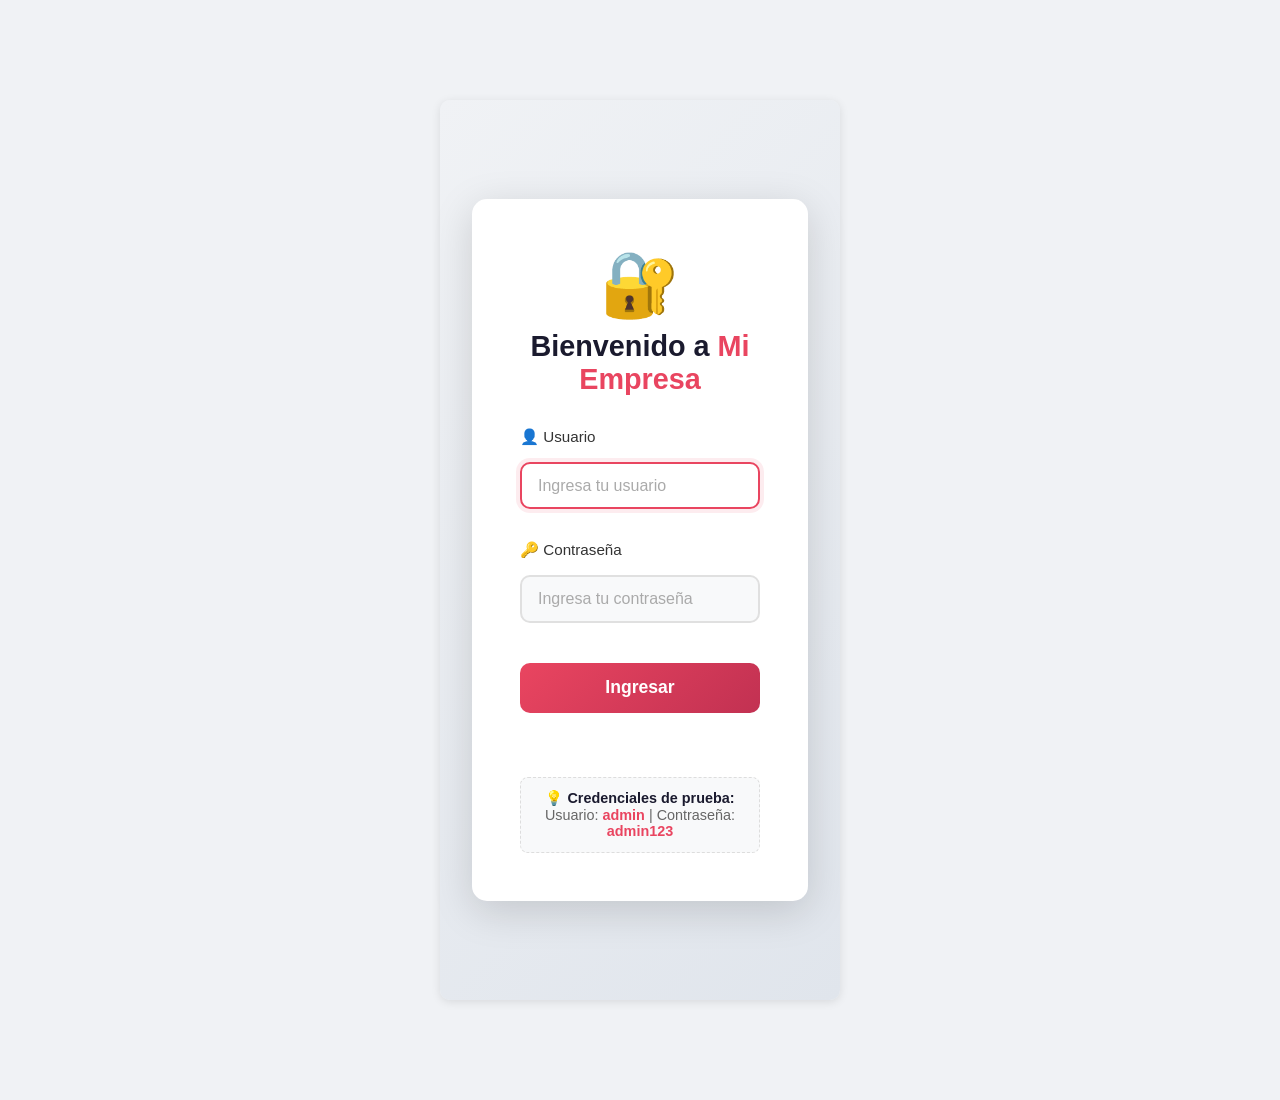
<file: index.html>
<!doctype html>
<html lang="es">
  <head>
    <meta charset="UTF-8" />
    <meta name="viewport" content="width=device-width, initial-scale=1.0" />
    <title>Login - Mi Empresa</title>
    <link rel="stylesheet" href="css/styles.css" />
    <style>
      /* Estilos adicionales para el login */
      .login-container {
        flex: 1;
        display: flex;
        justify-content: center;
        align-items: center;
        padding: 2rem;
        min-height: 100vh;
        background: linear-gradient(135deg, #f0f2f5 0%, #e0e5ec 100%);
      }

      .login-box {
        background: white;
        padding: 3rem;
        border-radius: 15px;
        box-shadow: 0 10px 40px rgba(0, 0, 0, 0.15);
        width: 100%;
        max-width: 400px;
        transition: transform 0.3s;
      }

      .login-box:hover {
        transform: translateY(-5px);
      }

      .login-box .logo-icon {
        text-align: center;
        font-size: 4rem;
        margin-bottom: 0.5rem;
      }

      .login-box h2 {
        text-align: center;
        color: #1a1a2e;
        margin-bottom: 2rem;
        font-size: 1.8rem;
      }

      .login-box h2 span {
        color: #e94560;
      }

      .input-group {
        margin-bottom: 1.5rem;
      }

      .input-group label {
        display: block;
        margin-bottom: 0.5rem;
        color: #333;
        font-weight: 500;
        font-size: 0.95rem;
      }

      .input-group input {
        width: 100%;
        padding: 0.8rem 1rem;
        border: 2px solid #e0e0e0;
        border-radius: 10px;
        font-size: 1rem;
        transition: all 0.3s;
        background: #f8f9fa;
      }

      .input-group input:focus {
        border-color: #e94560;
        outline: none;
        background: white;
        box-shadow: 0 0 0 4px rgba(233, 69, 96, 0.1);
      }

      .input-group input::placeholder {
        color: #aaa;
      }

      .login-box button {
        width: 100%;
        padding: 0.9rem;
        background: linear-gradient(135deg, #e94560, #c23152);
        color: white;
        border: none;
        border-radius: 10px;
        font-size: 1.1rem;
        font-weight: 600;
        cursor: pointer;
        transition: all 0.3s;
        margin-top: 0.5rem;
      }

      .login-box button:hover {
        transform: scale(1.02);
        box-shadow: 0 5px 20px rgba(233, 69, 96, 0.4);
      }

      .login-box button:active {
        transform: scale(0.98);
      }

      .error-message {
        margin-top: 1rem;
        text-align: center;
        font-weight: 500;
        min-height: 1.5rem;
      }

      .login-info {
        margin-top: 1.5rem;
        padding: 0.8rem;
        text-align: center;
        background: #f8f9fa;
        border-radius: 8px;
        color: #666;
        font-size: 0.9rem;
        border: 1px dashed #ddd;
      }

      .login-info strong {
        color: #1a1a2e;
      }

      .login-info .highlight {
        color: #e94560;
        font-weight: 700;
      }

      /* Responsive */
      @media (max-width: 480px) {
        .login-box {
          padding: 2rem 1.5rem;
        }

        .login-box h2 {
          font-size: 1.5rem;
        }

        .login-box .logo-icon {
          font-size: 3rem;
        }
      }
    </style>
  </head>
  <body>
    <div class="login-container">
      <div class="login-box">
        <div class="logo-icon">🔐</div>
        <h2>Bienvenido a <span>Mi Empresa</span></h2>

        <form id="loginForm">
          <div class="input-group">
            <label for="username">👤 Usuario</label>
            <input
              type="text"
              id="username"
              placeholder="Ingresa tu usuario"
              required
              autofocus
            />
          </div>

          <div class="input-group">
            <label for="password">🔑 Contraseña</label>
            <input
              type="password"
              id="password"
              placeholder="Ingresa tu contraseña"
              required
            />
          </div>

          <button type="submit">Ingresar</button>
          <p id="mensaje-error" class="error-message"></p>
        </form>

        <div class="login-info">
          💡 <strong>Credenciales de prueba:</strong><br />
          Usuario: <span class="highlight">admin</span> | Contraseña:
          <span class="highlight">admin123</span>
        </div>
      </div>
    </div>

    <script>
      document.addEventListener("DOMContentLoaded", function () {
        // Si ya hay sesión, redirigir al menú
        if (sessionStorage.getItem("userLogged") === "true") {
          window.location.href = "menu.html";
          return;
        }

        const form = document.getElementById("loginForm");
        const errorMsg = document.getElementById("mensaje-error");
        const usernameInput = document.getElementById("username");
        const passwordInput = document.getElementById("password");

        form.addEventListener("submit", function (e) {
          e.preventDefault();

          const username = usernameInput.value.trim();
          const password = passwordInput.value.trim();

          // Validar campos vacíos
          if (!username || !password) {
            errorMsg.textContent = "❌ Por favor completa todos los campos";
            errorMsg.style.color = "#e94560";
            return;
          }

          // Credenciales válidas
          if (username === "admin" && password === "admin123") {
            // Guardar sesión
            sessionStorage.setItem("userLogged", "true");
            sessionStorage.setItem("username", username);
            sessionStorage.setItem("loginTime", new Date().toLocaleString());

            // Redirigir al menú principal
            window.location.href = "menu.html";
          } else {
            errorMsg.textContent = "❌ Usuario o contraseña incorrectos";
            errorMsg.style.color = "#e94560";

            // Limpiar campos y enfocar
            passwordInput.value = "";
            passwordInput.focus();

            // Efecto de shake
            document.querySelector(".login-box").style.animation =
              "shake 0.5s ease";
            setTimeout(() => {
              document.querySelector(".login-box").style.animation = "";
            }, 500);
          }
        });

        // Permitir Enter para enviar
        document.addEventListener("keypress", function (e) {
          if (e.key === "Enter") {
            form.dispatchEvent(new Event("submit"));
          }
        });

        // Limpiar error al escribir
        usernameInput.addEventListener("input", function () {
          errorMsg.textContent = "";
        });

        passwordInput.addEventListener("input", function () {
          errorMsg.textContent = "";
        });
      });

      // Animación de shake (agregar al CSS global si se necesita)
      const style = document.createElement("style");
      style.textContent = `
            @keyframes shake {
                0%, 100% { transform: translateX(0); }
                20% { transform: translateX(-10px); }
                40% { transform: translateX(10px); }
                60% { transform: translateX(-10px); }
                80% { transform: translateX(10px); }
            }
        `;
      document.head.appendChild(style);
    </script>
  </body>
</html>
</file>
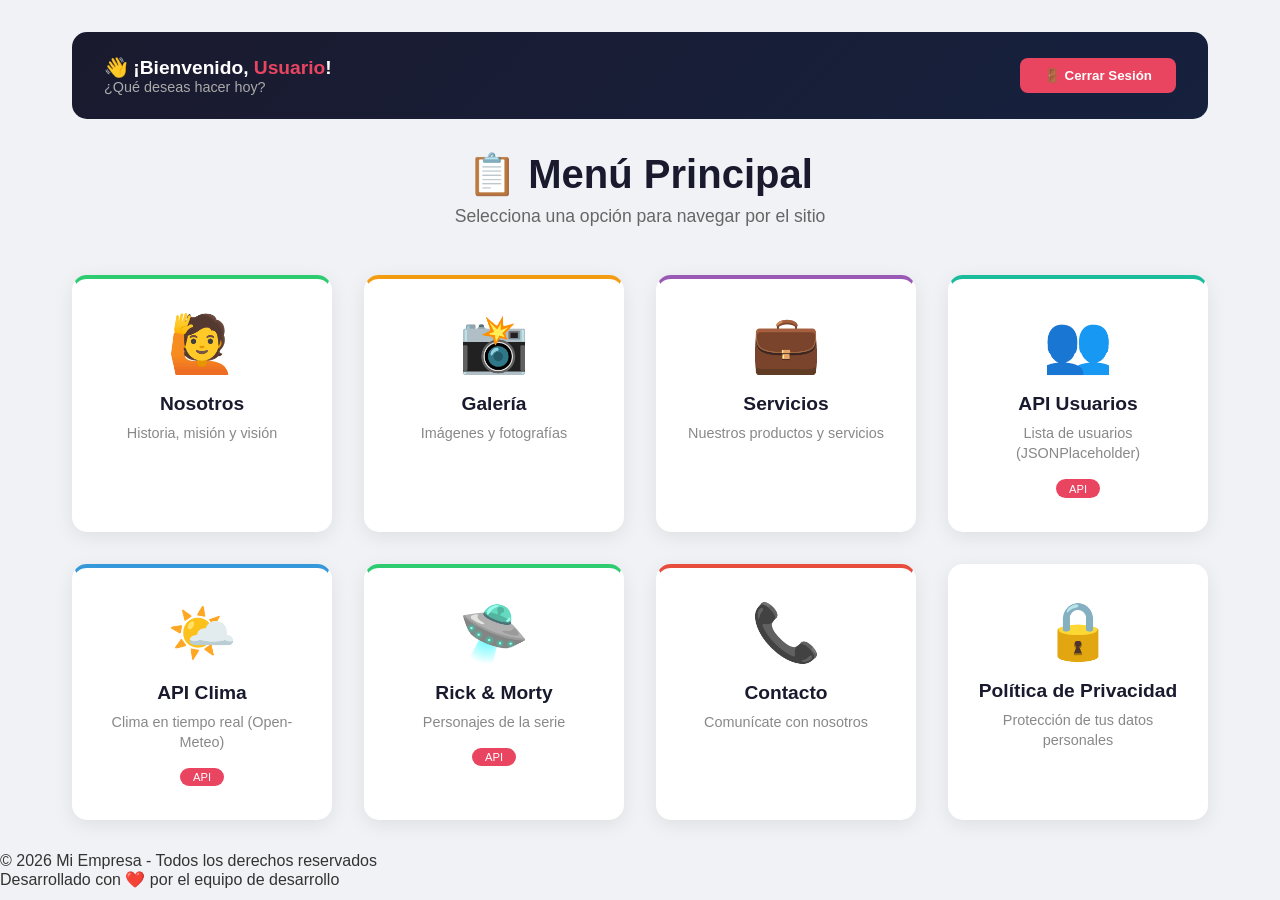
<file: menu.html>
<!doctype html>
<html lang="es">
  <head>
    <meta charset="UTF-8" />
    <meta name="viewport" content="width=device-width, initial-scale=1.0" />
    <title>Menú Principal - Mi Empresa</title>
    <link rel="stylesheet" href="css/styles.css" />
    <style>
      /* Estilos específicos para el menú principal */
      .dashboard {
        max-width: 1200px;
        margin: 0 auto;
        padding: 2rem;
      }

      .dashboard-header {
        text-align: center;
        margin-bottom: 3rem;
      }

      .dashboard-header h1 {
        font-size: 2.5rem;
        color: #1a1a2e;
        margin-bottom: 0.5rem;
      }

      .dashboard-header p {
        color: #666;
        font-size: 1.1rem;
      }

      .dashboard-grid {
        display: grid;
        grid-template-columns: repeat(auto-fit, minmax(250px, 1fr));
        gap: 2rem;
        margin-top: 2rem;
      }

      .dashboard-card {
        background: white;
        border-radius: 15px;
        padding: 2rem 1.5rem;
        text-align: center;
        text-decoration: none;
        color: #1a1a2e;
        box-shadow: 0 5px 20px rgba(0, 0, 0, 0.08);
        transition: all 0.3s ease;
        border: 2px solid transparent;
        display: flex;
        flex-direction: column;
        align-items: center;
        gap: 0.5rem;
      }

      .dashboard-card:hover {
        transform: translateY(-10px);
        box-shadow: 0 15px 40px rgba(0, 0, 0, 0.15);
        border-color: #e94560;
      }

      .dashboard-card .icon {
        font-size: 3.5rem;
        margin-bottom: 0.5rem;
      }

      .dashboard-card h3 {
        font-size: 1.2rem;
        margin: 0;
        color: #1a1a2e;
      }

      .dashboard-card p {
        color: #888;
        font-size: 0.9rem;
        margin: 0;
        line-height: 1.4;
      }

      .dashboard-card .badge {
        background: #e94560;
        color: white;
        padding: 0.2rem 0.8rem;
        border-radius: 20px;
        font-size: 0.7rem;
        margin-top: 0.5rem;
      }

      /* Colores específicos para cada tarjeta */
      .card-inicio {
        border-top: 4px solid #3498db;
      }
      .card-nosotros {
        border-top: 4px solid #2ecc71;
      }
      .card-galeria {
        border-top: 4px solid #f39c12;
      }
      .card-servicios {
        border-top: 4px solid #9b59b6;
      }
      .card-usuarios {
        border-top: 4px solid #1abc9c;
      }
      .card-clima {
        border-top: 4px solid #3498db;
      }
      .card-rickmorty {
        border-top: 4px solid #2ecc71;
      }
      .card-contacto {
        border-top: 4px solid #e74c3c;
      }
      .card-logout {
        border-top: 4px solid #e94560;
        background: #fff5f5;
      }

      .card-logout:hover {
        border-color: #e94560;
        background: #fff0f0;
      }

      .user-info {
        background: linear-gradient(135deg, #1a1a2e, #16213e);
        color: white;
        padding: 1.5rem 2rem;
        border-radius: 15px;
        display: flex;
        justify-content: space-between;
        align-items: center;
        margin-bottom: 2rem;
        flex-wrap: wrap;
        gap: 1rem;
      }

      .user-info .username {
        font-size: 1.2rem;
        font-weight: 600;
      }

      .user-info .username span {
        color: #e94560;
      }

      .user-info .logout-btn {
        background: #e94560;
        color: white;
        border: none;
        padding: 0.6rem 1.5rem;
        border-radius: 8px;
        cursor: pointer;
        font-weight: 600;
        transition: background 0.3s;
      }

      .user-info .logout-btn:hover {
        background: #c23152;
      }

      @media (max-width: 768px) {
        .dashboard-grid {
          grid-template-columns: repeat(auto-fit, minmax(200px, 1fr));
          gap: 1rem;
        }

        .dashboard-card .icon {
          font-size: 2.5rem;
        }

        .dashboard-header h1 {
          font-size: 2rem;
        }

        .user-info {
          flex-direction: column;
          text-align: center;
        }
      }

      @media (max-width: 480px) {
        .dashboard-grid {
          grid-template-columns: 1fr 1fr;
          gap: 0.8rem;
        }

        .dashboard-card {
          padding: 1.2rem 0.8rem;
        }

        .dashboard-card .icon {
          font-size: 2rem;
        }

        .dashboard-card h3 {
          font-size: 1rem;
        }

        .dashboard-card p {
          font-size: 0.7rem;
        }
        .card-privacidad {
          border-top: 4px solid #f39c12;
        }
      }
    </style>
  </head>
  <body>
    <main>
      <div class="dashboard">
        <!-- Header con información del usuario -->
        <div class="user-info">
          <div>
            <div class="username">
              👋 ¡Bienvenido, <span id="userName">Usuario</span>!
            </div>
            <div style="color: #aaa; font-size: 0.9rem">
              ¿Qué deseas hacer hoy?
            </div>
          </div>
          <button class="logout-btn" onclick="cerrarSesion()">
            🚪 Cerrar Sesión
          </button>
        </div>

        <!-- Título del dashboard -->
        <div class="dashboard-header">
          <h1>📋 Menú Principal</h1>
          <p>Selecciona una opción para navegar por el sitio</p>
        </div>

        <!-- Grid de tarjetas -->
        <div class="dashboard-grid">
          <!-- Nosotros -->
          <a href="pages/nosotros.html" class="dashboard-card card-nosotros">
            <div class="icon">🙋</div>
            <h3>Nosotros</h3>
            <p>Historia, misión y visión</p>
          </a>

          <!-- Galería -->
          <a href="pages/galeria.html" class="dashboard-card card-galeria">
            <div class="icon">📸</div>
            <h3>Galería</h3>
            <p>Imágenes y fotografías</p>
          </a>

          <!-- Servicios -->
          <a href="pages/servicios.html" class="dashboard-card card-servicios">
            <div class="icon">💼</div>
            <h3>Servicios</h3>
            <p>Nuestros productos y servicios</p>
          </a>

          <!-- API Usuarios -->
          <a
            href="pages/api-usuarios.html"
            class="dashboard-card card-usuarios"
          >
            <div class="icon">👥</div>
            <h3>API Usuarios</h3>
            <p>Lista de usuarios (JSONPlaceholder)</p>
            <span class="badge">API</span>
          </a>

          <!-- API Clima -->
          <a href="pages/api-clima.html" class="dashboard-card card-clima">
            <div class="icon">🌤️</div>
            <h3>API Clima</h3>
            <p>Clima en tiempo real (Open-Meteo)</p>
            <span class="badge">API</span>
          </a>

          <!-- API Rick and Morty -->
          <a
            href="pages/api-rickmorty.html"
            class="dashboard-card card-rickmorty"
          >
            <div class="icon">🛸</div>
            <h3>Rick & Morty</h3>
            <p>Personajes de la serie</p>
            <span class="badge">API</span>
          </a>

          <!-- Contacto -->
          <a href="pages/contacto.html" class="dashboard-card card-contacto">
            <div class="icon">📞</div>
            <h3>Contacto</h3>
            <p>Comunícate con nosotros</p>
          </a>

          <!-- Política de Privacidad -->
          <a
            href="pages/politica-privacidad.html"
            class="dashboard-card card-privacidad"
          >
            <div class="icon">🔒</div>
            <h3>Política de Privacidad</h3>
            <p>Protección de tus datos personales</p> </a
          ><!-- Política de Privacidad -->
        </div>
      </div>
    </main>

    <footer>
      <p>&copy; 2026 Mi Empresa - Todos los derechos reservados</p>
      <p>Desarrollado con ❤️ por el equipo de desarrollo</p>
    </footer>

    <script>
      // Mostrar nombre del usuario
      document.addEventListener("DOMContentLoaded", function () {
        const username = sessionStorage.getItem("username") || "Usuario";
        document.getElementById("userName").textContent = username;
      });

      // Función para cerrar sesión
      function cerrarSesion() {
        if (confirm("¿Estás seguro de que quieres cerrar sesión?")) {
          sessionStorage.removeItem("userLogged");
          sessionStorage.removeItem("username");
          window.location.href = "index.html";
        }
      }
    </script>
  </body>
</html>
</file>
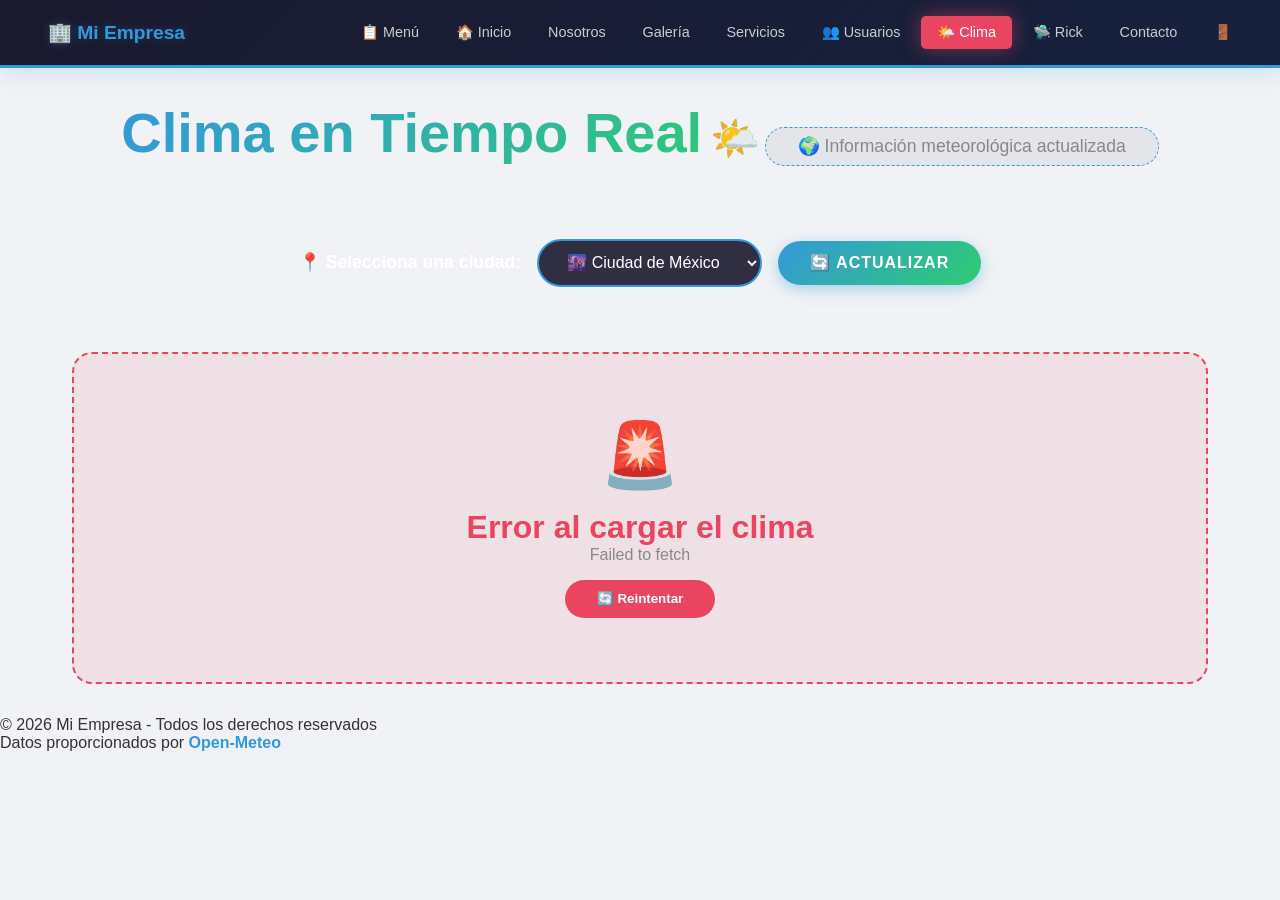
<file: pages/api-clima.html>
<!doctype html>
<html lang="es">
  <head>
    <meta charset="UTF-8" />
    <meta name="viewport" content="width=device-width, initial-scale=1.0" />
    <title>API Clima - Mi Empresa</title>
    <link rel="stylesheet" href="../css/styles.css" />
    <style>
      /* ===== MENÚ DE NAVEGACIÓN ===== */
      .top-nav {
        background: linear-gradient(135deg, #1a1a2e, #16213e);
        padding: 0.8rem 2rem;
        display: flex;
        justify-content: space-between;
        align-items: center;
        flex-wrap: wrap;
        gap: 0.5rem;
        border-bottom: 3px solid #3498db;
        box-shadow: 0 4px 20px rgba(52, 152, 219, 0.2);
      }
      .top-nav a {
        color: #ccc;
        text-decoration: none;
        padding: 0.5rem 1rem;
        border-radius: 5px;
        transition: all 0.3s;
        font-size: 0.9rem;
      }
      .top-nav a:hover {
        background: #e94560;
        color: white;
        transform: scale(1.05);
      }
      .top-nav .brand {
        color: #3498db;
        font-weight: 700;
        font-size: 1.2rem;
        text-shadow: 0 0 10px rgba(52, 152, 219, 0.3);
      }
      .top-nav .brand:hover {
        background: none;
        color: #3498db;
      }
      .top-nav .menu-simple {
        display: flex;
        gap: 0.3rem;
        flex-wrap: wrap;
      }
      .top-nav .active-page {
        background: #e94560;
        color: white;
        box-shadow: 0 0 20px rgba(233, 69, 96, 0.5);
      }
      .top-nav .logout-link {
        color: #e94560;
      }
      .top-nav .logout-link:hover {
        background: #e94560;
        color: white;
      }
      @media (max-width: 768px) {
        .top-nav {
          flex-direction: column;
          padding: 0.8rem 1rem;
        }
        .top-nav .menu-simple {
          justify-content: center;
        }
      }

      /* ===== ESTILOS PRINCIPALES ===== */
      .clima-container {
        max-width: 1200px;
        margin: 0 auto;
        padding: 2rem;
      }

      /* ===== HEADER CON EFECTO CLIMA ===== */
      .clima-header {
        text-align: center;
        margin-bottom: 3rem;
        position: relative;
      }

      .clima-header h1 {
        font-size: 3.5rem;
        font-weight: 900;
        background: linear-gradient(135deg, #3498db, #2ecc71, #f39c12, #e94560);
        background-size: 300% 300%;
        -webkit-background-clip: text;
        -webkit-text-fill-color: transparent;
        animation: gradientMove 4s ease infinite;
        position: relative;
        display: inline-block;
      }

      .clima-header h1::after {
        content: "🌤️";
        font-size: 2.5rem;
        -webkit-text-fill-color: initial;
        animation: floatWeather 3s ease-in-out infinite;
        display: inline-block;
        margin-left: 0.5rem;
      }

      @keyframes gradientMove {
        0% {
          background-position: 0% 50%;
        }
        50% {
          background-position: 100% 50%;
        }
        100% {
          background-position: 0% 50%;
        }
      }

      @keyframes floatWeather {
        0%,
        100% {
          transform: translateY(0) rotate(0deg);
        }
        50% {
          transform: translateY(-15px) rotate(10deg);
        }
      }

      .clima-header p {
        color: #888;
        font-size: 1.1rem;
        margin-top: 0.5rem;
        background: rgba(0, 0, 0, 0.05);
        padding: 0.5rem 2rem;
        border-radius: 30px;
        display: inline-block;
        border: 1px dashed #3498db;
      }

      /* ===== SELECTOR DE CIUDAD ===== */
      .selector-container {
        display: flex;
        justify-content: center;
        align-items: center;
        gap: 1rem;
        flex-wrap: wrap;
        margin-bottom: 2.5rem;
        padding: 1.5rem;
        background: rgba(255, 255, 255, 0.05);
        border-radius: 20px;
        backdrop-filter: blur(10px);
        border: 1px solid rgba(255, 255, 255, 0.1);
      }

      .selector-container label {
        color: #fff;
        font-weight: 600;
        font-size: 1.1rem;
      }

      .selector-container select {
        padding: 0.8rem 1.5rem;
        border-radius: 30px;
        border: 2px solid #3498db;
        background: rgba(26, 26, 46, 0.9);
        color: #fff;
        font-size: 1rem;
        cursor: pointer;
        transition: all 0.3s;
        min-width: 200px;
      }

      .selector-container select:hover {
        border-color: #2ecc71;
        box-shadow: 0 0 20px rgba(52, 152, 219, 0.3);
      }

      .selector-container select:focus {
        outline: none;
        border-color: #e94560;
        box-shadow: 0 0 30px rgba(233, 69, 96, 0.3);
      }

      .btn-actualizar {
        padding: 0.8rem 2rem;
        border: none;
        border-radius: 30px;
        background: linear-gradient(135deg, #3498db, #2ecc71);
        color: white;
        font-weight: 700;
        font-size: 1rem;
        cursor: pointer;
        transition: all 0.3s ease;
        text-transform: uppercase;
        letter-spacing: 1px;
        box-shadow: 0 4px 15px rgba(52, 152, 219, 0.4);
      }

      .btn-actualizar:hover {
        transform: translateY(-3px) scale(1.05);
        box-shadow: 0 10px 30px rgba(52, 152, 219, 0.5);
      }

      .btn-actualizar:active {
        transform: scale(0.95);
      }

      /* ===== GRID DE CLIMA ===== */
      .clima-grid {
        display: grid;
        grid-template-columns: repeat(auto-fit, minmax(300px, 1fr));
        gap: 2rem;
      }

      /* ===== TARJETA DE CLIMA ===== */
      .clima-card {
        background: linear-gradient(145deg, #1a1a2e, #16213e);
        border-radius: 25px;
        padding: 2rem;
        box-shadow: 0 10px 40px rgba(0, 0, 0, 0.4);
        transition: all 0.4s cubic-bezier(0.175, 0.885, 0.32, 1.275);
        border: 2px solid rgba(255, 255, 255, 0.05);
        text-align: center;
        position: relative;
        overflow: hidden;
      }

      .clima-card::before {
        content: "";
        position: absolute;
        top: -50%;
        left: -50%;
        width: 200%;
        height: 200%;
        background: radial-gradient(
          circle,
          rgba(52, 152, 219, 0.05) 0%,
          transparent 70%
        );
        opacity: 0;
        transition: opacity 0.5s;
        pointer-events: none;
      }

      .clima-card:hover::before {
        opacity: 1;
      }

      .clima-card:hover {
        transform: translateY(-10px) scale(1.02);
        box-shadow: 0 20px 60px rgba(0, 0, 0, 0.6);
        border-color: rgba(52, 152, 219, 0.3);
      }

      /* ===== ICONO DEL CLIMA ===== */
      .clima-icono {
        font-size: 4.5rem;
        display: block;
        margin-bottom: 0.5rem;
        animation: floatIcon 3s ease-in-out infinite;
      }

      @keyframes floatIcon {
        0%,
        100% {
          transform: translateY(0);
        }
        50% {
          transform: translateY(-10px);
        }
      }

      .clima-ciudad {
        font-size: 1.8rem;
        font-weight: 800;
        color: #fff;
        margin-bottom: 0.3rem;
      }

      .clima-ciudad::first-letter {
        color: #3498db;
      }

      .clima-temperatura {
        font-size: 4rem;
        font-weight: 900;
        background: linear-gradient(135deg, #3498db, #2ecc71);
        -webkit-background-clip: text;
        -webkit-text-fill-color: transparent;
        line-height: 1.2;
      }

      .clima-temperatura span {
        font-size: 1.5rem;
        -webkit-text-fill-color: #888;
      }

      /* ===== DETALLES ===== */
      .clima-detalles {
        display: grid;
        grid-template-columns: 1fr 1fr;
        gap: 0.8rem;
        margin-top: 1.5rem;
        padding-top: 1.5rem;
        border-top: 1px solid rgba(255, 255, 255, 0.05);
      }

      .clima-detalle {
        background: rgba(255, 255, 255, 0.05);
        padding: 0.8rem;
        border-radius: 12px;
        transition: all 0.3s;
      }

      .clima-detalle:hover {
        background: rgba(52, 152, 219, 0.1);
      }

      .clima-detalle .label {
        color: #888;
        font-size: 0.8rem;
        text-transform: uppercase;
        letter-spacing: 1px;
      }

      .clima-detalle .value {
        color: #fff;
        font-size: 1.2rem;
        font-weight: 700;
        margin-top: 0.2rem;
      }

      .clima-actualizacion {
        color: #666;
        font-size: 0.8rem;
        margin-top: 1rem;
        padding-top: 0.8rem;
        border-top: 1px solid rgba(255, 255, 255, 0.05);
      }

      /* ===== LOADING ===== */
      .loading-container {
        text-align: center;
        padding: 4rem;
        grid-column: 1 / -1;
      }

      .loading-spinner {
        display: inline-block;
        width: 80px;
        height: 80px;
        border: 4px solid rgba(52, 152, 219, 0.1);
        border-top-color: #3498db;
        border-radius: 50%;
        animation: spin 1s linear infinite;
        margin-bottom: 1rem;
      }

      @keyframes spin {
        to {
          transform: rotate(360deg);
        }
      }

      .loading-text {
        color: #3498db;
        font-size: 1.2rem;
        font-weight: 600;
        animation: pulse 1.5s ease-in-out infinite;
      }

      @keyframes pulse {
        0%,
        100% {
          opacity: 1;
        }
        50% {
          opacity: 0.3;
        }
      }

      /* ===== ERROR ===== */
      .error-container {
        grid-column: 1 / -1;
        text-align: center;
        padding: 4rem;
        background: rgba(233, 69, 96, 0.1);
        border-radius: 20px;
        border: 2px dashed #e94560;
      }

      .error-container h3 {
        color: #e94560;
        font-size: 2rem;
      }

      .error-container .error-icon {
        font-size: 4rem;
        display: block;
        margin-bottom: 1rem;
      }

      /* ===== RESPONSIVE ===== */
      @media (max-width: 768px) {
        .clima-header h1 {
          font-size: 2.5rem;
        }
        .selector-container {
          flex-direction: column;
          padding: 1rem;
        }
        .selector-container select {
          width: 100%;
          min-width: unset;
        }
        .clima-temperatura {
          font-size: 3rem;
        }
        .clima-detalles {
          grid-template-columns: 1fr 1fr;
        }
      }

      @media (max-width: 480px) {
        .clima-header h1 {
          font-size: 1.8rem;
        }
        .clima-grid {
          grid-template-columns: 1fr;
        }
        .clima-temperatura {
          font-size: 2.5rem;
        }
        .clima-detalles {
          grid-template-columns: 1fr;
        }
      }
    </style>
  </head>
  <body>
    <!-- ===== MENÚ DE NAVEGACIÓN ===== -->
    <nav class="top-nav">
      <a href="../menu.html" class="brand">🏢 Mi Empresa</a>
      <div class="menu-simple">
        <a href="../menu.html">📋 Menú</a>
        <a href="../index.html">🏠 Inicio</a>
        <a href="nosotros.html">Nosotros</a>
        <a href="galeria.html">Galería</a>
        <a href="servicios.html">Servicios</a>
        <a href="api-usuarios.html">👥 Usuarios</a>
        <a href="api-clima.html" class="active-page">🌤️ Clima</a>
        <a href="api-rickmorty.html">🛸 Rick</a>
        <a href="contacto.html">Contacto</a>
        <a href="#" class="logout-link" onclick="cerrarSesion()">🚪</a>
      </div>
    </nav>

    <!-- ===== CONTENIDO PRINCIPAL ===== -->
    <div class="clima-container">
      <!-- HEADER -->
      <div class="clima-header">
        <h1>Clima en Tiempo Real</h1>
        <p>🌍 Información meteorológica actualizada</p>
      </div>

      <!-- SELECTOR -->
      <div class="selector-container">
        <label for="ciudad-select">📍 Selecciona una ciudad:</label>
        <select id="ciudad-select">
          <option value="19.4326,-99.1332">🌆 Ciudad de México</option>
          <option value="20.6597,-103.3496">🌇 Guadalajara</option>
          <option value="25.6866,-100.3161">🏙️ Monterrey</option>
          <option value="19.0413,-98.2062">🏛️ Puebla</option>
          <option value="21.1619,-86.8515">🏖️ Cancún</option>
          <option value="20.9674,-89.5926">🏛️ Mérida</option>
        </select>
        <button class="btn-actualizar" onclick="cargarClima()">
          🔄 Actualizar
        </button>
      </div>

      <!-- GRID DE CLIMA -->
      <div id="clima-container" class="clima-grid">
        <div class="loading-container">
          <div class="loading-spinner"></div>
          <div class="loading-text">🌤️ Cargando datos del clima...</div>
        </div>
      </div>
    </div>

    <!-- ===== FOOTER ===== -->
    <footer>
      <p>&copy; 2026 Mi Empresa - Todos los derechos reservados</p>
      <p>
        Datos proporcionados por
        <strong style="color: #3498db">Open-Meteo</strong>
      </p>
    </footer>

    <!-- ===== SCRIPTS ===== -->
    <script>
      function cargarClima() {
        const select = document.getElementById("ciudad-select");
        const [lat, lon] = select.value.split(",");
        const ciudadNombre = select.options[select.selectedIndex].text
          .replace(/[^\w\s]/g, "")
          .trim();
        const container = document.getElementById("clima-container");

        // Mostrar loading
        container.innerHTML = `
                <div class="loading-container">
                    <div class="loading-spinner"></div>
                    <div class="loading-text">⏳ Buscando el clima en ${ciudadNombre}...</div>
                </div>
            `;

        fetch(
          `https://api.open-meteo.com/v1/forecast?latitude=${lat}&longitude=${lon}&current_weather=true&timezone=auto`,
        )
          .then((response) => {
            if (!response.ok) throw new Error("Error al obtener el clima");
            return response.json();
          })
          .then((data) => {
            const clima = data.current_weather;

            // Mapeo de códigos de clima
            const weatherCodes = {
              0: { icon: "☀️", desc: "Despejado", color: "#f39c12" },
              1: { icon: "🌤️", desc: "Mayormente despejado", color: "#f1c40f" },
              2: { icon: "⛅", desc: "Parcialmente nublado", color: "#bdc3c7" },
              3: { icon: "☁️", desc: "Nublado", color: "#95a5a6" },
              45: { icon: "🌫️", desc: "Niebla", color: "#7f8c8d" },
              48: { icon: "🌫️", desc: "Niebla con escarcha", color: "#95a5a6" },
              51: { icon: "🌧️", desc: "Llovizna ligera", color: "#3498db" },
              53: { icon: "🌧️", desc: "Llovizna moderada", color: "#2980b9" },
              55: { icon: "🌧️", desc: "Llovizna densa", color: "#2471a3" },
              61: { icon: "🌧️", desc: "Lluvia ligera", color: "#3498db" },
              63: { icon: "🌧️", desc: "Lluvia moderada", color: "#2980b9" },
              65: { icon: "🌧️", desc: "Lluvia fuerte", color: "#1a5276" },
              71: { icon: "❄️", desc: "Nieve ligera", color: "#85c1e9" },
              73: { icon: "❄️", desc: "Nieve moderada", color: "#aed6f1" },
              75: { icon: "❄️", desc: "Nieve fuerte", color: "#d4e6f1" },
              80: { icon: "🌧️", desc: "Chubascos ligeros", color: "#3498db" },
              81: { icon: "🌧️", desc: "Chubascos moderados", color: "#2980b9" },
              82: { icon: "🌧️", desc: "Chubascos fuertes", color: "#1a5276" },
              95: { icon: "⛈️", desc: "Tormenta eléctrica", color: "#e94560" },
              96: {
                icon: "⛈️",
                desc: "Tormenta con granizo",
                color: "#c0392b",
              },
              99: {
                icon: "⛈️",
                desc: "Tormenta con granizo fuerte",
                color: "#922b21",
              },
            };

            const weather = weatherCodes[clima.weathercode] || {
              icon: "🌡️",
              desc: "Desconocido",
              color: "#888",
            };

            container.innerHTML = `
                        <div class="clima-card" style="border-bottom: 4px solid ${weather.color};">
                            <span class="clima-icono">${weather.icon}</span>
                            <div class="clima-ciudad">${ciudadNombre}</div>
                            <div class="clima-temperatura">
                                ${clima.temperature}°<span>C</span>
                            </div>
                            <div style="color: ${weather.color}; font-size: 1.2rem; font-weight: 600; margin-top: 0.3rem;">
                                ${weather.desc}
                            </div>
                            <div class="clima-detalles">
                                <div class="clima-detalle">
                                    <div class="label">💨 Viento</div>
                                    <div class="value">${clima.windspeed} km/h</div>
                                </div>
                                <div class="clima-detalle">
                                    <div class="label">🧭 Dirección</div>
                                    <div class="value">${clima.winddirection || "N/A"}°</div>
                                </div>
                                <div class="clima-detalle" style="grid-column: 1 / -1;">
                                    <div class="label">🌡️ Sensación térmica</div>
                                    <div class="value">${clima.temperature}°C</div>
                                </div>
                            </div>
                            <div class="clima-actualizacion">
                                📅 Actualizado: ${new Date().toLocaleString()}
                            </div>
                        </div>
                    `;
          })
          .catch((error) => {
            container.innerHTML = `
                        <div class="error-container">
                            <span class="error-icon">🚨</span>
                            <h3>Error al cargar el clima</h3>
                            <p style="color:#888;">${error.message}</p>
                            <button onclick="cargarClima()" style="margin-top:1rem; padding:0.7rem 2rem; background:#e94560; color:white; border:none; border-radius:30px; cursor:pointer; font-weight:700;">
                                🔄 Reintentar
                            </button>
                        </div>
                    `;
            console.error("Error:", error);
          });
      }

      // Cargar clima al iniciar
      document.addEventListener("DOMContentLoaded", cargarClima);

      function cerrarSesion() {
        if (confirm("¿Cerrar sesión?")) {
          sessionStorage.removeItem("userLogged");
          sessionStorage.removeItem("username");
          window.location.href = "/index.html";
        }
      }
    </script>
  </body>
</html>
</file>
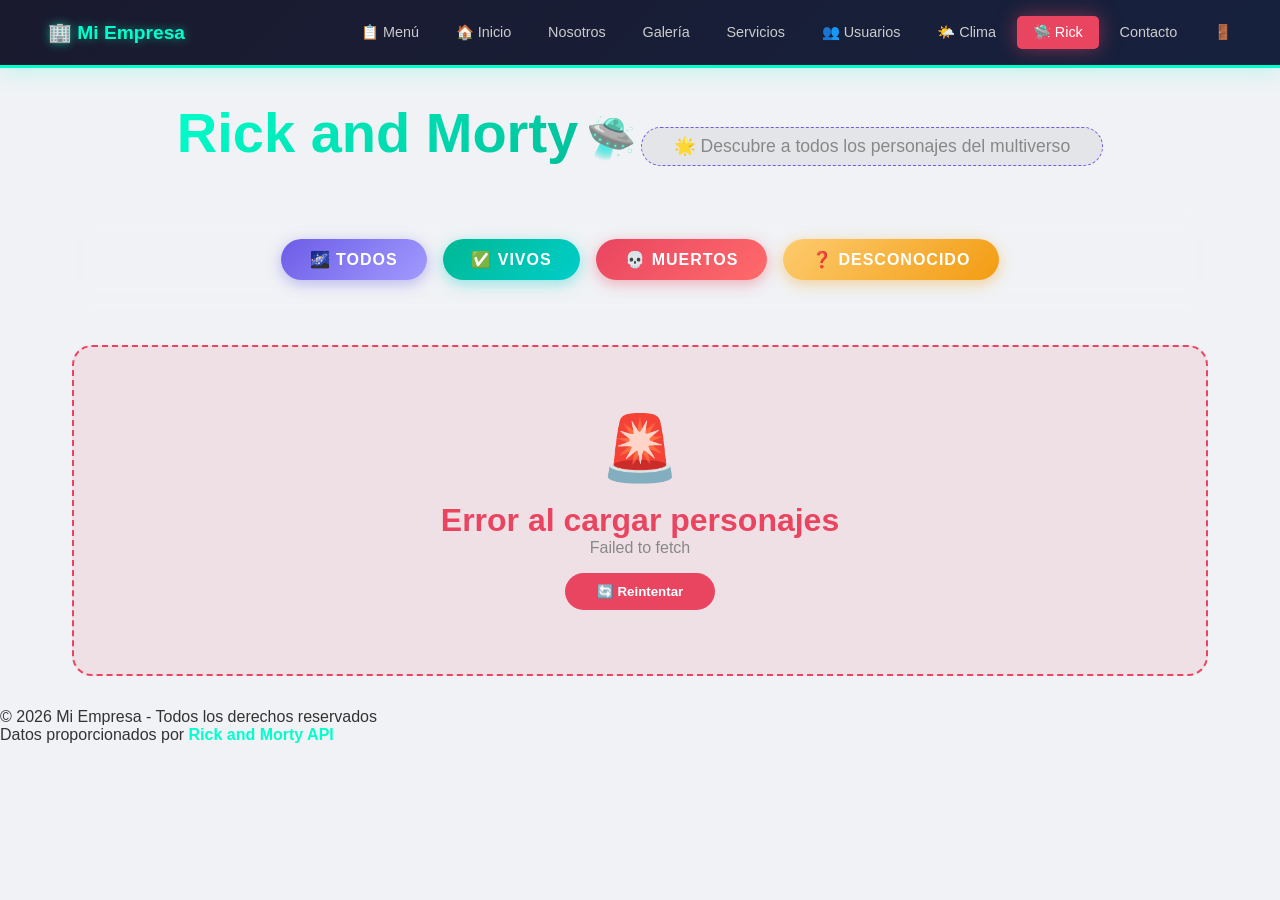
<file: pages/api-rickmorty.html>
<!doctype html>
<html lang="es">
  <head>
    <meta charset="UTF-8" />
    <meta name="viewport" content="width=device-width, initial-scale=1.0" />
    <title>Rick and Morty API - Mi Empresa</title>
    <link rel="stylesheet" href="../css/styles.css" />
    <style>
      /* ===== MENÚ DE NAVEGACIÓN ===== */
      .top-nav {
        background: linear-gradient(135deg, #1a1a2e, #16213e);
        padding: 0.8rem 2rem;
        display: flex;
        justify-content: space-between;
        align-items: center;
        flex-wrap: wrap;
        gap: 0.5rem;
        border-bottom: 3px solid #00ffcc;
        box-shadow: 0 4px 20px rgba(0, 255, 204, 0.2);
      }
      .top-nav a {
        color: #ccc;
        text-decoration: none;
        padding: 0.5rem 1rem;
        border-radius: 5px;
        transition: all 0.3s;
        font-size: 0.9rem;
      }
      .top-nav a:hover {
        background: #e94560;
        color: white;
        transform: scale(1.05);
      }
      .top-nav .brand {
        color: #00ffcc;
        font-weight: 700;
        font-size: 1.2rem;
        text-shadow: 0 0 10px rgba(0, 255, 204, 0.5);
      }
      .top-nav .brand:hover {
        background: none;
        color: #00ffcc;
      }
      .top-nav .menu-simple {
        display: flex;
        gap: 0.3rem;
        flex-wrap: wrap;
      }
      .top-nav .active-page {
        background: #e94560;
        color: white;
        box-shadow: 0 0 20px rgba(233, 69, 96, 0.5);
      }
      .top-nav .logout-link {
        color: #e94560;
      }
      .top-nav .logout-link:hover {
        background: #e94560;
        color: white;
      }
      @media (max-width: 768px) {
        .top-nav {
          flex-direction: column;
          padding: 0.8rem 1rem;
        }
        .top-nav .menu-simple {
          justify-content: center;
        }
      }

      /* ===== ESTILOS PRINCIPALES ===== */
      .rickmorty-container {
        max-width: 1200px;
        margin: 0 auto;
        padding: 2rem;
      }

      /* ===== HEADER CON EFECTO PORTAL ===== */
      .rickmorty-header {
        text-align: center;
        margin-bottom: 3rem;
        position: relative;
      }

      .rickmorty-header h1 {
        font-size: 3.5rem;
        font-weight: 900;
        background: linear-gradient(135deg, #00ffcc, #00b894, #e94560, #6c5ce7);
        background-size: 300% 300%;
        -webkit-background-clip: text;
        -webkit-text-fill-color: transparent;
        animation: gradientMove 4s ease infinite;
        text-shadow: none;
        position: relative;
        display: inline-block;
      }

      .rickmorty-header h1::after {
        content: "🛸";
        font-size: 2.5rem;
        -webkit-text-fill-color: initial;
        animation: floatPortal 3s ease-in-out infinite;
        display: inline-block;
        margin-left: 0.5rem;
      }

      @keyframes gradientMove {
        0% {
          background-position: 0% 50%;
        }
        50% {
          background-position: 100% 50%;
        }
        100% {
          background-position: 0% 50%;
        }
      }

      @keyframes floatPortal {
        0%,
        100% {
          transform: translateY(0) rotate(0deg);
        }
        50% {
          transform: translateY(-15px) rotate(10deg);
        }
      }

      .rickmorty-header p {
        color: #888;
        font-size: 1.1rem;
        margin-top: 0.5rem;
        background: rgba(0, 0, 0, 0.05);
        padding: 0.5rem 2rem;
        border-radius: 30px;
        display: inline-block;
        border: 1px dashed #6c5ce7;
      }

      /* ===== FILTROS ===== */
      .filtros-container {
        display: flex;
        justify-content: center;
        gap: 1rem;
        flex-wrap: wrap;
        margin-bottom: 2.5rem;
        padding: 1.5rem;
        background: rgba(255, 255, 255, 0.05);
        border-radius: 20px;
        backdrop-filter: blur(10px);
        border: 1px solid rgba(255, 255, 255, 0.1);
      }

      .btn-filtro {
        padding: 0.7rem 1.8rem;
        border: none;
        border-radius: 30px;
        font-weight: 700;
        font-size: 1rem;
        cursor: pointer;
        transition: all 0.3s ease;
        text-transform: uppercase;
        letter-spacing: 1px;
        position: relative;
        overflow: hidden;
      }

      .btn-filtro::before {
        content: "";
        position: absolute;
        top: 0;
        left: -100%;
        width: 100%;
        height: 100%;
        background: linear-gradient(
          90deg,
          transparent,
          rgba(255, 255, 255, 0.2),
          transparent
        );
        transition: left 0.5s;
      }

      .btn-filtro:hover::before {
        left: 100%;
      }

      .btn-filtro:hover {
        transform: translateY(-3px) scale(1.05);
        box-shadow: 0 10px 30px rgba(0, 0, 0, 0.3);
      }

      .btn-filtro:active {
        transform: scale(0.95);
      }

      .btn-todos {
        background: linear-gradient(135deg, #6c5ce7, #a29bfe);
        color: white;
        box-shadow: 0 4px 15px rgba(108, 92, 231, 0.4);
      }

      .btn-vivos {
        background: linear-gradient(135deg, #00b894, #00cec9);
        color: white;
        box-shadow: 0 4px 15px rgba(0, 206, 201, 0.4);
      }

      .btn-muertos {
        background: linear-gradient(135deg, #e94560, #ff6b6b);
        color: white;
        box-shadow: 0 4px 15px rgba(233, 69, 96, 0.4);
      }

      .btn-desconocido {
        background: linear-gradient(135deg, #fdcb6e, #f39c12);
        color: white;
        box-shadow: 0 4px 15px rgba(243, 156, 18, 0.4);
      }

      /* ===== GRID DE PERSONAJES ===== */
      .personajes-grid {
        display: grid;
        grid-template-columns: repeat(auto-fit, minmax(280px, 1fr));
        gap: 2rem;
      }

      /* ===== TARJETA DE PERSONAJE ===== */
      .personaje-card {
        background: linear-gradient(145deg, #1a1a2e, #16213e);
        border-radius: 20px;
        overflow: hidden;
        box-shadow: 0 10px 40px rgba(0, 0, 0, 0.4);
        transition: all 0.4s cubic-bezier(0.175, 0.885, 0.32, 1.275);
        border: 2px solid rgba(255, 255, 255, 0.05);
        position: relative;
      }

      .personaje-card:hover {
        transform: translateY(-10px) scale(1.02);
        box-shadow: 0 20px 60px rgba(0, 0, 0, 0.6);
        border-color: rgba(0, 255, 204, 0.3);
      }

      .personaje-card::before {
        content: "";
        position: absolute;
        top: -50%;
        left: -50%;
        width: 200%;
        height: 200%;
        background: radial-gradient(
          circle,
          rgba(0, 255, 204, 0.03) 0%,
          transparent 70%
        );
        opacity: 0;
        transition: opacity 0.5s;
        pointer-events: none;
      }

      .personaje-card:hover::before {
        opacity: 1;
      }

      /* ===== IMAGEN ===== */
      .personaje-img {
        width: 100%;
        height: 280px;
        object-fit: cover;
        border-bottom: 3px solid rgba(255, 255, 255, 0.05);
        transition: transform 0.5s;
        background: linear-gradient(135deg, #0a0a1a, #1a1a2e);
      }

      .personaje-card:hover .personaje-img {
        transform: scale(1.05);
      }

      /* ===== INFO ===== */
      .personaje-info {
        padding: 1.5rem;
        position: relative;
      }

      .personaje-nombre {
        font-size: 1.4rem;
        font-weight: 800;
        color: #fff;
        margin-bottom: 0.5rem;
        text-shadow: 0 0 20px rgba(0, 255, 204, 0.1);
      }

      .personaje-nombre::first-letter {
        color: #00ffcc;
      }

      .personaje-especie {
        color: #a29bfe;
        font-size: 0.9rem;
        margin-bottom: 0.3rem;
      }

      /* ===== ESTADO ===== */
      .personaje-estado {
        display: inline-flex;
        align-items: center;
        gap: 0.5rem;
        padding: 0.3rem 1rem;
        border-radius: 20px;
        font-size: 0.8rem;
        font-weight: 700;
        text-transform: uppercase;
        letter-spacing: 1px;
        margin-bottom: 0.8rem;
      }

      .estado-alive {
        background: rgba(0, 206, 201, 0.2);
        color: #00cec9;
        border: 1px solid rgba(0, 206, 201, 0.3);
      }

      .estado-dead {
        background: rgba(233, 69, 96, 0.2);
        color: #e94560;
        border: 1px solid rgba(233, 69, 96, 0.3);
      }

      .estado-unknown {
        background: rgba(243, 156, 18, 0.2);
        color: #f39c12;
        border: 1px solid rgba(243, 156, 18, 0.3);
      }

      /* ===== BADGES ===== */
      .personaje-badges {
        display: flex;
        gap: 0.5rem;
        flex-wrap: wrap;
        margin-bottom: 0.8rem;
      }

      .badge-especie {
        background: rgba(108, 92, 231, 0.2);
        color: #a29bfe;
        padding: 0.2rem 0.8rem;
        border-radius: 15px;
        font-size: 0.75rem;
        border: 1px solid rgba(108, 92, 231, 0.2);
      }

      .badge-genero {
        background: rgba(253, 203, 110, 0.2);
        color: #fdcb6e;
        padding: 0.2rem 0.8rem;
        border-radius: 15px;
        font-size: 0.75rem;
        border: 1px solid rgba(253, 203, 110, 0.2);
      }

      /* ===== UBICACIÓN ===== */
      .personaje-ubicacion {
        color: #aaa;
        font-size: 0.85rem;
        margin-top: 0.3rem;
        padding-top: 0.5rem;
        border-top: 1px solid rgba(255, 255, 255, 0.05);
      }

      .personaje-ubicacion strong {
        color: #00ffcc;
        font-weight: 600;
      }

      .personaje-episodios {
        color: #888;
        font-size: 0.8rem;
        margin-top: 0.3rem;
      }

      .personaje-episodios strong {
        color: #6c5ce7;
      }

      /* ===== LOADING ===== */
      .loading-container {
        text-align: center;
        padding: 4rem;
        grid-column: 1 / -1;
      }

      .loading-spinner {
        display: inline-block;
        width: 80px;
        height: 80px;
        border: 4px solid rgba(0, 255, 204, 0.1);
        border-top-color: #00ffcc;
        border-radius: 50%;
        animation: spin 1s linear infinite;
        margin-bottom: 1rem;
      }

      @keyframes spin {
        to {
          transform: rotate(360deg);
        }
      }

      .loading-text {
        color: #00ffcc;
        font-size: 1.2rem;
        font-weight: 600;
        animation: pulse 1.5s ease-in-out infinite;
      }

      @keyframes pulse {
        0%,
        100% {
          opacity: 1;
        }
        50% {
          opacity: 0.3;
        }
      }

      /* ===== ERROR ===== */
      .error-container {
        grid-column: 1 / -1;
        text-align: center;
        padding: 4rem;
        background: rgba(233, 69, 96, 0.1);
        border-radius: 20px;
        border: 2px dashed #e94560;
      }

      .error-container h3 {
        color: #e94560;
        font-size: 2rem;
      }

      .error-container .error-icon {
        font-size: 4rem;
        display: block;
        margin-bottom: 1rem;
      }

      /* ===== RESPONSIVE ===== */
      @media (max-width: 768px) {
        .rickmorty-header h1 {
          font-size: 2.5rem;
        }
        .personaje-img {
          height: 220px;
        }
        .filtros-container {
          gap: 0.5rem;
          padding: 1rem;
        }
        .btn-filtro {
          padding: 0.5rem 1.2rem;
          font-size: 0.8rem;
        }
      }

      @media (max-width: 480px) {
        .rickmorty-header h1 {
          font-size: 1.8rem;
        }
        .personajes-grid {
          grid-template-columns: 1fr;
          gap: 1.5rem;
        }
        .personaje-img {
          height: 200px;
        }
      }
    </style>
  </head>
  <body>
    <!-- ===== MENÚ DE NAVEGACIÓN ===== -->
    <nav class="top-nav">
      <a href="../menu.html" class="brand">🏢 Mi Empresa</a>
      <div class="menu-simple">
        <a href="../menu.html">📋 Menú</a>
        <a href="../index.html">🏠 Inicio</a>
        <a href="nosotros.html">Nosotros</a>
        <a href="galeria.html">Galería</a>
        <a href="servicios.html">Servicios</a>
        <a href="api-usuarios.html">👥 Usuarios</a>
        <a href="api-clima.html">🌤️ Clima</a>
        <a href="api-rickmorty.html" class="active-page">🛸 Rick</a>
        <a href="contacto.html">Contacto</a>
        <a href="#" class="logout-link" onclick="cerrarSesion()">🚪</a>
      </div>
    </nav>

    <!-- ===== CONTENIDO PRINCIPAL ===== -->
    <div class="rickmorty-container">
      <!-- HEADER -->
      <div class="rickmorty-header">
        <h1>Rick and Morty</h1>
        <p>🌟 Descubre a todos los personajes del multiverso</p>
      </div>

      <!-- FILTROS -->
      <div class="filtros-container">
        <button class="btn-filtro btn-todos" onclick="cargarTodos()">
          🌌 Todos
        </button>
        <button class="btn-filtro btn-vivos" onclick="cargarPorEstado('alive')">
          ✅ Vivos
        </button>
        <button
          class="btn-filtro btn-muertos"
          onclick="cargarPorEstado('dead')"
        >
          💀 Muertos
        </button>
        <button
          class="btn-filtro btn-desconocido"
          onclick="cargarPorEstado('unknown')"
        >
          ❓ Desconocido
        </button>
      </div>

      <!-- GRID DE PERSONAJES -->
      <div id="rickmorty-container" class="personajes-grid">
        <div class="loading-container">
          <div class="loading-spinner"></div>
          <div class="loading-text">
            🛸 Cargando personajes del multiverso...
          </div>
        </div>
      </div>
    </div>

    <!-- ===== FOOTER ===== -->
    <footer>
      <p>&copy; 2026 Mi Empresa - Todos los derechos reservados</p>
      <p>
        Datos proporcionados por
        <strong style="color: #00ffcc">Rick and Morty API</strong>
      </p>
    </footer>

    <!-- ===== SCRIPTS ===== -->
    <script>
      function cargarTodos() {
        cargarURL("https://rickandmortyapi.com/api/character");
      }

      function cargarPorEstado(estado) {
        cargarURL(
          `https://rickandmortyapi.com/api/character/?status=${estado}`,
        );
      }

      function cargarURL(url) {
        const container = document.getElementById("rickmorty-container");

        // Mostrar loading
        container.innerHTML = `
                <div class="loading-container">
                    <div class="loading-spinner"></div>
                    <div class="loading-text">🔄 Viajando por el multiverso...</div>
                </div>
            `;

        fetch(url)
          .then((response) => {
            if (!response.ok) throw new Error("Error al obtener personajes");
            return response.json();
          })
          .then((data) => {
            if (!data.results || data.results.length === 0) {
              container.innerHTML = `
                            <div class="error-container">
                                <span class="error-icon">🔍</span>
                                <h3>No se encontraron personajes</h3>
                                <p style="color:#888;">Prueba con otro filtro</p>
                                <button onclick="cargarTodos()" style="margin-top:1rem; padding:0.7rem 2rem; background:#6c5ce7; color:white; border:none; border-radius:30px; cursor:pointer; font-weight:700;">
                                    🌌 Ver todos
                                </button>
                            </div>
                        `;
              return;
            }

            container.innerHTML = "";

            data.results.forEach((personaje) => {
              // Determinar clase de estado
              let estadoClass = "estado-unknown";
              let estadoEmoji = "❓";
              if (personaje.status === "Alive") {
                estadoClass = "estado-alive";
                estadoEmoji = "✅";
              } else if (personaje.status === "Dead") {
                estadoClass = "estado-dead";
                estadoEmoji = "💀";
              }

              // Emoji según especie
              const especieEmoji = {
                Human: "🧑",
                Alien: "👽",
                Humanoid: "🧬",
                Poopybutthole: "💩",
                Mythological: "🧙",
                Animal: "🐾",
                Robot: "🤖",
                Cronenberg: "🧟",
              };
              const emoji = especieEmoji[personaje.species] || "👤";

              // Emoji según género
              const generoEmoji = {
                Male: "♂️",
                Female: "♀️",
                Genderless: "⚧️",
              };
              const genero = generoEmoji[personaje.gender] || "⚧️";

              container.innerHTML += `
                            <div class="personaje-card">
                                <img class="personaje-img" src="${personaje.image}" alt="${personaje.name}" loading="lazy">
                                <div class="personaje-info">
                                    <div class="personaje-nombre">${personaje.name}</div>
                                    <div class="personaje-estado ${estadoClass}">
                                        ${estadoEmoji} ${personaje.status}
                                    </div>
                                    <div class="personaje-badges">
                                        <span class="badge-especie">${emoji} ${personaje.species}</span>
                                        <span class="badge-genero">${genero} ${personaje.gender}</span>
                                    </div>
                                    <div class="personaje-ubicacion">
                                        <strong>🌍 Origen:</strong> ${personaje.origin.name}
                                    </div>
                                    <div class="personaje-ubicacion">
                                        <strong>📍 Ubicación:</strong> ${personaje.location.name}
                                    </div>
                                    <div class="personaje-episodios">
                                        <strong>📺 Episodios:</strong> ${personaje.episode.length}
                                    </div>
                                </div>
                            </div>
                        `;
            });
          })
          .catch((error) => {
            container.innerHTML = `
                        <div class="error-container">
                            <span class="error-icon">🚨</span>
                            <h3>Error al cargar personajes</h3>
                            <p style="color:#888;">${error.message}</p>
                            <button onclick="cargarTodos()" style="margin-top:1rem; padding:0.7rem 2rem; background:#e94560; color:white; border:none; border-radius:30px; cursor:pointer; font-weight:700;">
                                🔄 Reintentar
                            </button>
                        </div>
                    `;
            console.error("Error:", error);
          });
      }

      // Cargar todos al iniciar
      document.addEventListener("DOMContentLoaded", cargarTodos);

      function cerrarSesion() {
        if (confirm("¿Cerrar sesión?")) {
          sessionStorage.removeItem("userLogged");
          sessionStorage.removeItem("username");
          window.location.href = "/index.html";
        }
      }
    </script>
  </body>
</html>
</file>
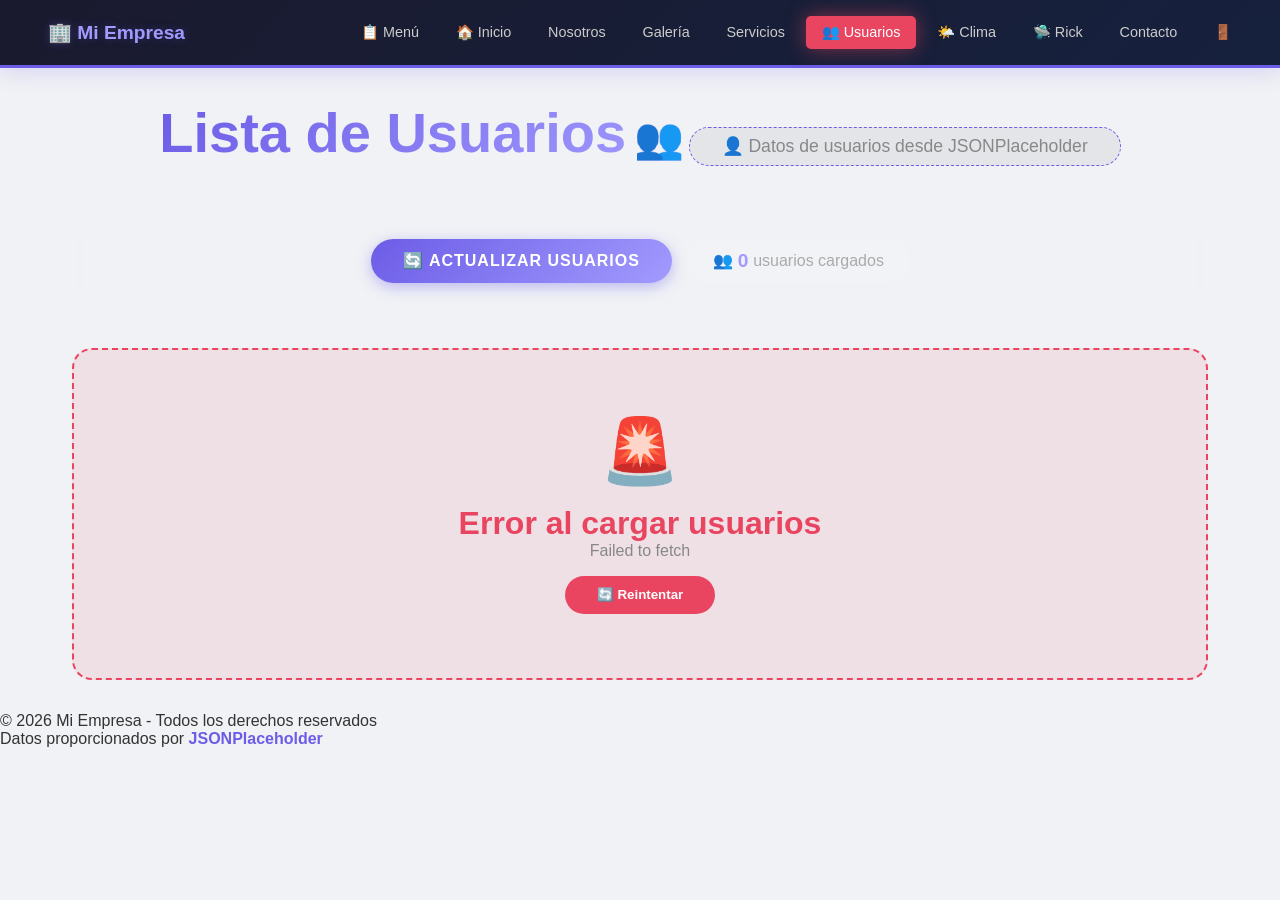
<file: pages/api-usuarios.html>
<!doctype html>
<html lang="es">
  <head>
    <meta charset="UTF-8" />
    <meta name="viewport" content="width=device-width, initial-scale=1.0" />
    <title>API Usuarios - Mi Empresa</title>
    <link rel="stylesheet" href="../css/styles.css" />
    <style>
      /* ===== MENÚ DE NAVEGACIÓN ===== */
      .top-nav {
        background: linear-gradient(135deg, #1a1a2e, #16213e);
        padding: 0.8rem 2rem;
        display: flex;
        justify-content: space-between;
        align-items: center;
        flex-wrap: wrap;
        gap: 0.5rem;
        border-bottom: 3px solid #6c5ce7;
        box-shadow: 0 4px 20px rgba(108, 92, 231, 0.2);
      }
      .top-nav a {
        color: #ccc;
        text-decoration: none;
        padding: 0.5rem 1rem;
        border-radius: 5px;
        transition: all 0.3s;
        font-size: 0.9rem;
      }
      .top-nav a:hover {
        background: #e94560;
        color: white;
        transform: scale(1.05);
      }
      .top-nav .brand {
        color: #a29bfe;
        font-weight: 700;
        font-size: 1.2rem;
        text-shadow: 0 0 10px rgba(108, 92, 231, 0.3);
      }
      .top-nav .brand:hover {
        background: none;
        color: #a29bfe;
      }
      .top-nav .menu-simple {
        display: flex;
        gap: 0.3rem;
        flex-wrap: wrap;
      }
      .top-nav .active-page {
        background: #e94560;
        color: white;
        box-shadow: 0 0 20px rgba(233, 69, 96, 0.5);
      }
      .top-nav .logout-link {
        color: #e94560;
      }
      .top-nav .logout-link:hover {
        background: #e94560;
        color: white;
      }
      @media (max-width: 768px) {
        .top-nav {
          flex-direction: column;
          padding: 0.8rem 1rem;
        }
        .top-nav .menu-simple {
          justify-content: center;
        }
      }

      /* ===== ESTILOS PRINCIPALES ===== */
      .usuarios-container {
        max-width: 1200px;
        margin: 0 auto;
        padding: 2rem;
      }

      /* ===== HEADER ===== */
      .usuarios-header {
        text-align: center;
        margin-bottom: 3rem;
        position: relative;
      }

      .usuarios-header h1 {
        font-size: 3.5rem;
        font-weight: 900;
        background: linear-gradient(135deg, #6c5ce7, #a29bfe, #e94560, #fdcb6e);
        background-size: 300% 300%;
        -webkit-background-clip: text;
        -webkit-text-fill-color: transparent;
        animation: gradientMove 4s ease infinite;
        position: relative;
        display: inline-block;
      }

      .usuarios-header h1::after {
        content: "👥";
        font-size: 2.5rem;
        -webkit-text-fill-color: initial;
        animation: floatUsers 3s ease-in-out infinite;
        display: inline-block;
        margin-left: 0.5rem;
      }

      @keyframes gradientMove {
        0% {
          background-position: 0% 50%;
        }
        50% {
          background-position: 100% 50%;
        }
        100% {
          background-position: 0% 50%;
        }
      }

      @keyframes floatUsers {
        0%,
        100% {
          transform: translateY(0) rotate(0deg);
        }
        50% {
          transform: translateY(-15px) rotate(5deg);
        }
      }

      .usuarios-header p {
        color: #888;
        font-size: 1.1rem;
        margin-top: 0.5rem;
        background: rgba(0, 0, 0, 0.05);
        padding: 0.5rem 2rem;
        border-radius: 30px;
        display: inline-block;
        border: 1px dashed #6c5ce7;
      }

      /* ===== CONTROLES ===== */
      .usuarios-controles {
        display: flex;
        justify-content: center;
        gap: 1rem;
        flex-wrap: wrap;
        margin-bottom: 2.5rem;
        padding: 1.5rem;
        background: rgba(255, 255, 255, 0.05);
        border-radius: 20px;
        backdrop-filter: blur(10px);
        border: 1px solid rgba(255, 255, 255, 0.1);
      }

      .btn-actualizar-usuarios {
        padding: 0.8rem 2rem;
        border: none;
        border-radius: 30px;
        background: linear-gradient(135deg, #6c5ce7, #a29bfe);
        color: white;
        font-weight: 700;
        font-size: 1rem;
        cursor: pointer;
        transition: all 0.3s ease;
        text-transform: uppercase;
        letter-spacing: 1px;
        box-shadow: 0 4px 15px rgba(108, 92, 231, 0.4);
      }

      .btn-actualizar-usuarios:hover {
        transform: translateY(-3px) scale(1.05);
        box-shadow: 0 10px 30px rgba(108, 92, 231, 0.5);
      }

      .btn-actualizar-usuarios:active {
        transform: scale(0.95);
      }

      .contador-usuarios {
        display: flex;
        align-items: center;
        color: #aaa;
        font-size: 1rem;
        background: rgba(255, 255, 255, 0.05);
        padding: 0.5rem 1.5rem;
        border-radius: 30px;
        border: 1px solid rgba(255, 255, 255, 0.05);
      }

      .contador-usuarios span {
        color: #a29bfe;
        font-weight: 700;
        font-size: 1.2rem;
        margin: 0 0.3rem;
      }

      /* ===== GRID DE USUARIOS ===== */
      .usuarios-grid {
        display: grid;
        grid-template-columns: repeat(auto-fit, minmax(300px, 1fr));
        gap: 2rem;
      }

      /* ===== TARJETA DE USUARIO ===== */
      .usuario-card {
        background: linear-gradient(145deg, #1a1a2e, #16213e);
        border-radius: 25px;
        padding: 1.8rem;
        box-shadow: 0 10px 40px rgba(0, 0, 0, 0.4);
        transition: all 0.4s cubic-bezier(0.175, 0.885, 0.32, 1.275);
        border: 2px solid rgba(255, 255, 255, 0.05);
        position: relative;
        overflow: hidden;
      }

      .usuario-card::before {
        content: "";
        position: absolute;
        top: -50%;
        left: -50%;
        width: 200%;
        height: 200%;
        background: radial-gradient(
          circle,
          rgba(108, 92, 231, 0.05) 0%,
          transparent 70%
        );
        opacity: 0;
        transition: opacity 0.5s;
        pointer-events: none;
      }

      .usuario-card:hover::before {
        opacity: 1;
      }

      .usuario-card:hover {
        transform: translateY(-10px) scale(1.02);
        box-shadow: 0 20px 60px rgba(0, 0, 0, 0.6);
        border-color: rgba(108, 92, 231, 0.3);
      }

      /* ===== AVATAR ===== */
      .usuario-avatar {
        width: 80px;
        height: 80px;
        border-radius: 50%;
        background: linear-gradient(135deg, #6c5ce7, #a29bfe);
        display: flex;
        align-items: center;
        justify-content: center;
        font-size: 2.5rem;
        color: white;
        margin-bottom: 1rem;
        box-shadow: 0 5px 20px rgba(108, 92, 231, 0.3);
        transition: transform 0.3s;
      }

      .usuario-card:hover .usuario-avatar {
        transform: scale(1.1) rotate(-5deg);
      }

      /* ===== INFORMACIÓN ===== */
      .usuario-nombre {
        font-size: 1.4rem;
        font-weight: 800;
        color: #fff;
        margin-bottom: 0.3rem;
      }

      .usuario-nombre::first-letter {
        color: #a29bfe;
      }

      .usuario-email {
        color: #a29bfe;
        font-size: 0.9rem;
        margin-bottom: 1rem;
        word-break: break-all;
      }

      .usuario-detalles {
        display: grid;
        grid-template-columns: 1fr 1fr;
        gap: 0.5rem;
        padding-top: 1rem;
        border-top: 1px solid rgba(255, 255, 255, 0.05);
      }

      .usuario-detalle {
        background: rgba(255, 255, 255, 0.03);
        padding: 0.5rem;
        border-radius: 10px;
        transition: all 0.3s;
      }

      .usuario-detalle:hover {
        background: rgba(108, 92, 231, 0.1);
      }

      .usuario-detalle .label {
        color: #666;
        font-size: 0.7rem;
        text-transform: uppercase;
        letter-spacing: 1px;
      }

      .usuario-detalle .value {
        color: #ccc;
        font-size: 0.9rem;
        font-weight: 600;
        margin-top: 0.2rem;
      }

      .usuario-telefono {
        color: #888;
        font-size: 0.85rem;
        margin-top: 0.5rem;
        padding-top: 0.5rem;
        border-top: 1px solid rgba(255, 255, 255, 0.05);
      }

      .usuario-telefono strong {
        color: #fdcb6e;
      }

      /* ===== LOADING ===== */
      .loading-container {
        text-align: center;
        padding: 4rem;
        grid-column: 1 / -1;
      }

      .loading-spinner {
        display: inline-block;
        width: 80px;
        height: 80px;
        border: 4px solid rgba(108, 92, 231, 0.1);
        border-top-color: #6c5ce7;
        border-radius: 50%;
        animation: spin 1s linear infinite;
        margin-bottom: 1rem;
      }

      @keyframes spin {
        to {
          transform: rotate(360deg);
        }
      }

      .loading-text {
        color: #6c5ce7;
        font-size: 1.2rem;
        font-weight: 600;
        animation: pulse 1.5s ease-in-out infinite;
      }

      @keyframes pulse {
        0%,
        100% {
          opacity: 1;
        }
        50% {
          opacity: 0.3;
        }
      }

      /* ===== ERROR ===== */
      .error-container {
        grid-column: 1 / -1;
        text-align: center;
        padding: 4rem;
        background: rgba(233, 69, 96, 0.1);
        border-radius: 20px;
        border: 2px dashed #e94560;
      }

      .error-container h3 {
        color: #e94560;
        font-size: 2rem;
      }

      .error-container .error-icon {
        font-size: 4rem;
        display: block;
        margin-bottom: 1rem;
      }

      /* ===== RESPONSIVE ===== */
      @media (max-width: 768px) {
        .usuarios-header h1 {
          font-size: 2.5rem;
        }
        .usuarios-controles {
          flex-direction: column;
          align-items: center;
          padding: 1rem;
        }
        .usuario-detalles {
          grid-template-columns: 1fr 1fr;
        }
      }

      @media (max-width: 480px) {
        .usuarios-header h1 {
          font-size: 1.8rem;
        }
        .usuarios-grid {
          grid-template-columns: 1fr;
        }
        .usuario-detalles {
          grid-template-columns: 1fr;
        }
        .usuario-avatar {
          width: 60px;
          height: 60px;
          font-size: 2rem;
        }
      }
    </style>
  </head>
  <body>
    <!-- ===== MENÚ DE NAVEGACIÓN ===== -->
    <nav class="top-nav">
      <a href="../menu.html" class="brand">🏢 Mi Empresa</a>
      <div class="menu-simple">
        <a href="../menu.html">📋 Menú</a>
        <a href="../index.html">🏠 Inicio</a>
        <a href="nosotros.html">Nosotros</a>
        <a href="galeria.html">Galería</a>
        <a href="servicios.html">Servicios</a>
        <a href="api-usuarios.html" class="active-page">👥 Usuarios</a>
        <a href="api-clima.html">🌤️ Clima</a>
        <a href="api-rickmorty.html">🛸 Rick</a>
        <a href="contacto.html">Contacto</a>
        <a href="#" class="logout-link" onclick="cerrarSesion()">🚪</a>
      </div>
    </nav>

    <!-- ===== CONTENIDO PRINCIPAL ===== -->
    <div class="usuarios-container">
      <!-- HEADER -->
      <div class="usuarios-header">
        <h1>Lista de Usuarios</h1>
        <p>👤 Datos de usuarios desde JSONPlaceholder</p>
      </div>

      <!-- CONTROLES -->
      <div class="usuarios-controles">
        <button class="btn-actualizar-usuarios" onclick="cargarUsuarios()">
          🔄 Actualizar Usuarios
        </button>
        <div class="contador-usuarios">
          👥 <span id="contador-usuarios">0</span> usuarios cargados
        </div>
      </div>

      <!-- GRID DE USUARIOS -->
      <div id="usuarios-container" class="usuarios-grid">
        <div class="loading-container">
          <div class="loading-spinner"></div>
          <div class="loading-text">👥 Cargando usuarios...</div>
        </div>
      </div>
    </div>

    <!-- ===== FOOTER ===== -->
    <footer>
      <p>&copy; 2026 Mi Empresa - Todos los derechos reservados</p>
      <p>
        Datos proporcionados por
        <strong style="color: #6c5ce7">JSONPlaceholder</strong>
      </p>
    </footer>

    <!-- ===== SCRIPTS ===== -->
    <script>
      let loaded = false;

      function cargarUsuarios() {
        const container = document.getElementById("usuarios-container");
        const contador = document.getElementById("contador-usuarios");

        // Mostrar loading
        container.innerHTML = `
                <div class="loading-container">
                    <div class="loading-spinner"></div>
                    <div class="loading-text">👥 Cargando usuarios...</div>
                </div>
            `;
        contador.textContent = "0";

        fetch("https://jsonplaceholder.typicode.com/users")
          .then((response) => {
            if (!response.ok) throw new Error("Error al obtener usuarios");
            return response.json();
          })
          .then((users) => {
            container.innerHTML = "";
            contador.textContent = users.length;

            users.forEach((user) => {
              const iniciales = user.name
                .split(" ")
                .map((n) => n[0])
                .join("")
                .toUpperCase()
                .slice(0, 2);

              container.innerHTML += `
                            <div class="usuario-card">
                                <div class="usuario-avatar">${iniciales}</div>
                                <div class="usuario-nombre">${user.name}</div>
                                <div class="usuario-email">✉️ ${user.email}</div>
                                <div class="usuario-detalles">
                                    <div class="usuario-detalle">
                                        <div class="label">🏙️ Ciudad</div>
                                        <div class="value">${user.address.city}</div>
                                    </div>
                                    <div class="usuario-detalle">
                                        <div class="label">🏢 Empresa</div>
                                        <div class="value">${user.company.name}</div>
                                    </div>
                                    <div class="usuario-detalle" style="grid-column: 1 / -1;">
                                        <div class="label">📋 Departamento</div>
                                        <div class="value">${user.company.bs || "N/A"}</div>
                                    </div>
                                </div>
                                <div class="usuario-telefono">
                                    <strong>📱 Teléfono:</strong> ${user.phone}
                                </div>
                            </div>
                        `;
            });
          })
          .catch((error) => {
            container.innerHTML = `
                        <div class="error-container">
                            <span class="error-icon">🚨</span>
                            <h3>Error al cargar usuarios</h3>
                            <p style="color:#888;">${error.message}</p>
                            <button onclick="cargarUsuarios()" style="margin-top:1rem; padding:0.7rem 2rem; background:#e94560; color:white; border:none; border-radius:30px; cursor:pointer; font-weight:700;">
                                🔄 Reintentar
                            </button>
                        </div>
                    `;
            console.error("Error:", error);
          });
      }

      // Cargar usuarios al iniciar (SOLO UNA VEZ)
      document.addEventListener("DOMContentLoaded", function () {
        if (!loaded) {
          cargarUsuarios();
          loaded = true;
        }
      });

      function cerrarSesion() {
        if (confirm("¿Cerrar sesión?")) {
          sessionStorage.removeItem("userLogged");
          sessionStorage.removeItem("username");
          window.location.href = "/index.html";
        }
      }
    </script>
  </body>
</html>
</file>
<file: css/styles.css>
/* assets/css/style.css */
* {
  margin: 0;
  padding: 0;
  box-sizing: border-box;
}

body {
  font-family: "Segoe UI", Tahoma, Geneva, Verdana, sans-serif;
  background: #f0f2f5;
  color: #333;
  min-height: 100vh;
}

/* Estilos generales */
a {
  color: #1a73e8;
  text-decoration: none;
}

a:hover {
  text-decoration: underline;
}

/* Estilos para el login (compatibilidad con login.html) */
.login-container {
  max-width: 400px;
  margin: 100px auto;
  background: white;
  padding: 40px;
  border-radius: 10px;
  box-shadow: 0 2px 10px rgba(0, 0, 0, 0.1);
}

.login-container h1 {
  text-align: center;
  color: #1a73e8;
  margin-bottom: 30px;
}

.login-container input {
  width: 100%;
  padding: 12px;
  margin: 8px 0;
  border: 1px solid #ddd;
  border-radius: 5px;
  box-sizing: border-box;
}

.login-container button {
  width: 100%;
  padding: 12px;
  background: #1a73e8;
  color: white;
  border: none;
  border-radius: 5px;
  cursor: pointer;
  font-size: 16px;
  margin-top: 10px;
}

.login-container button:hover {
  background: #1557b0;
}
</file>
